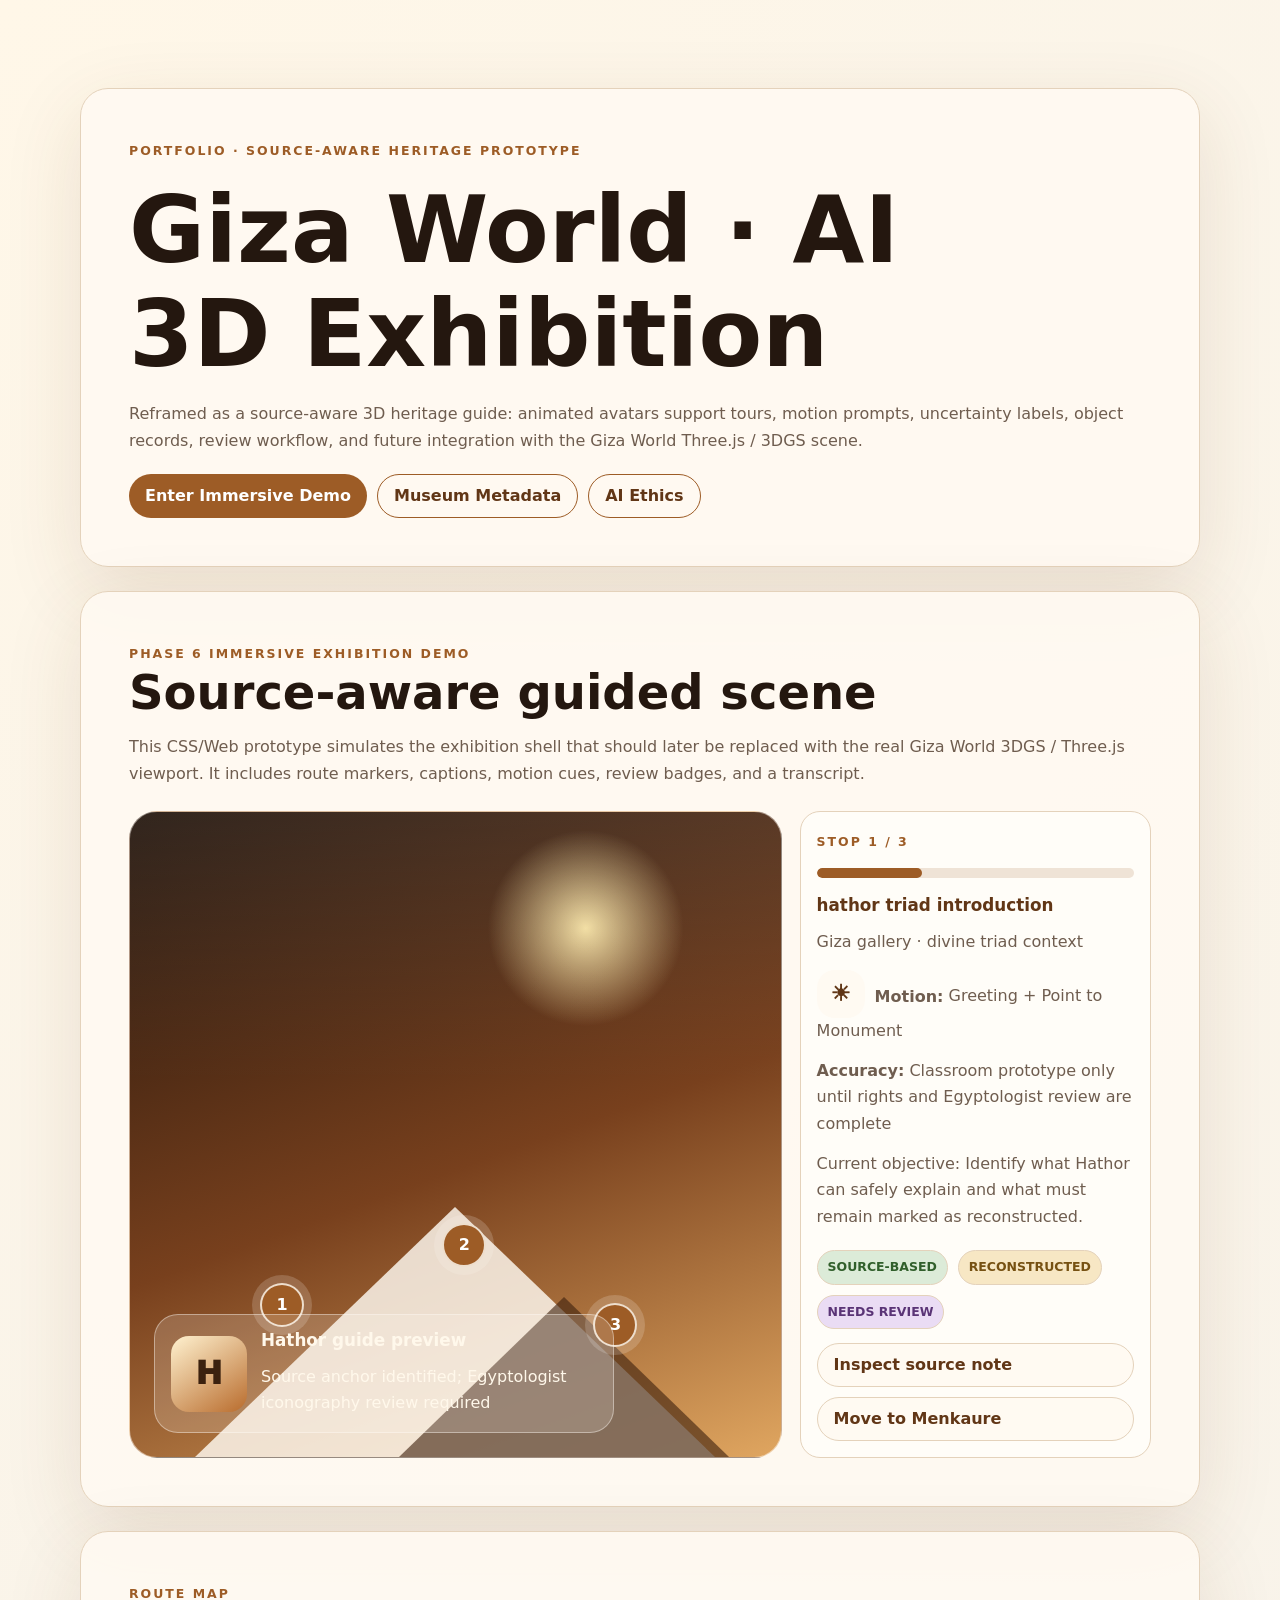
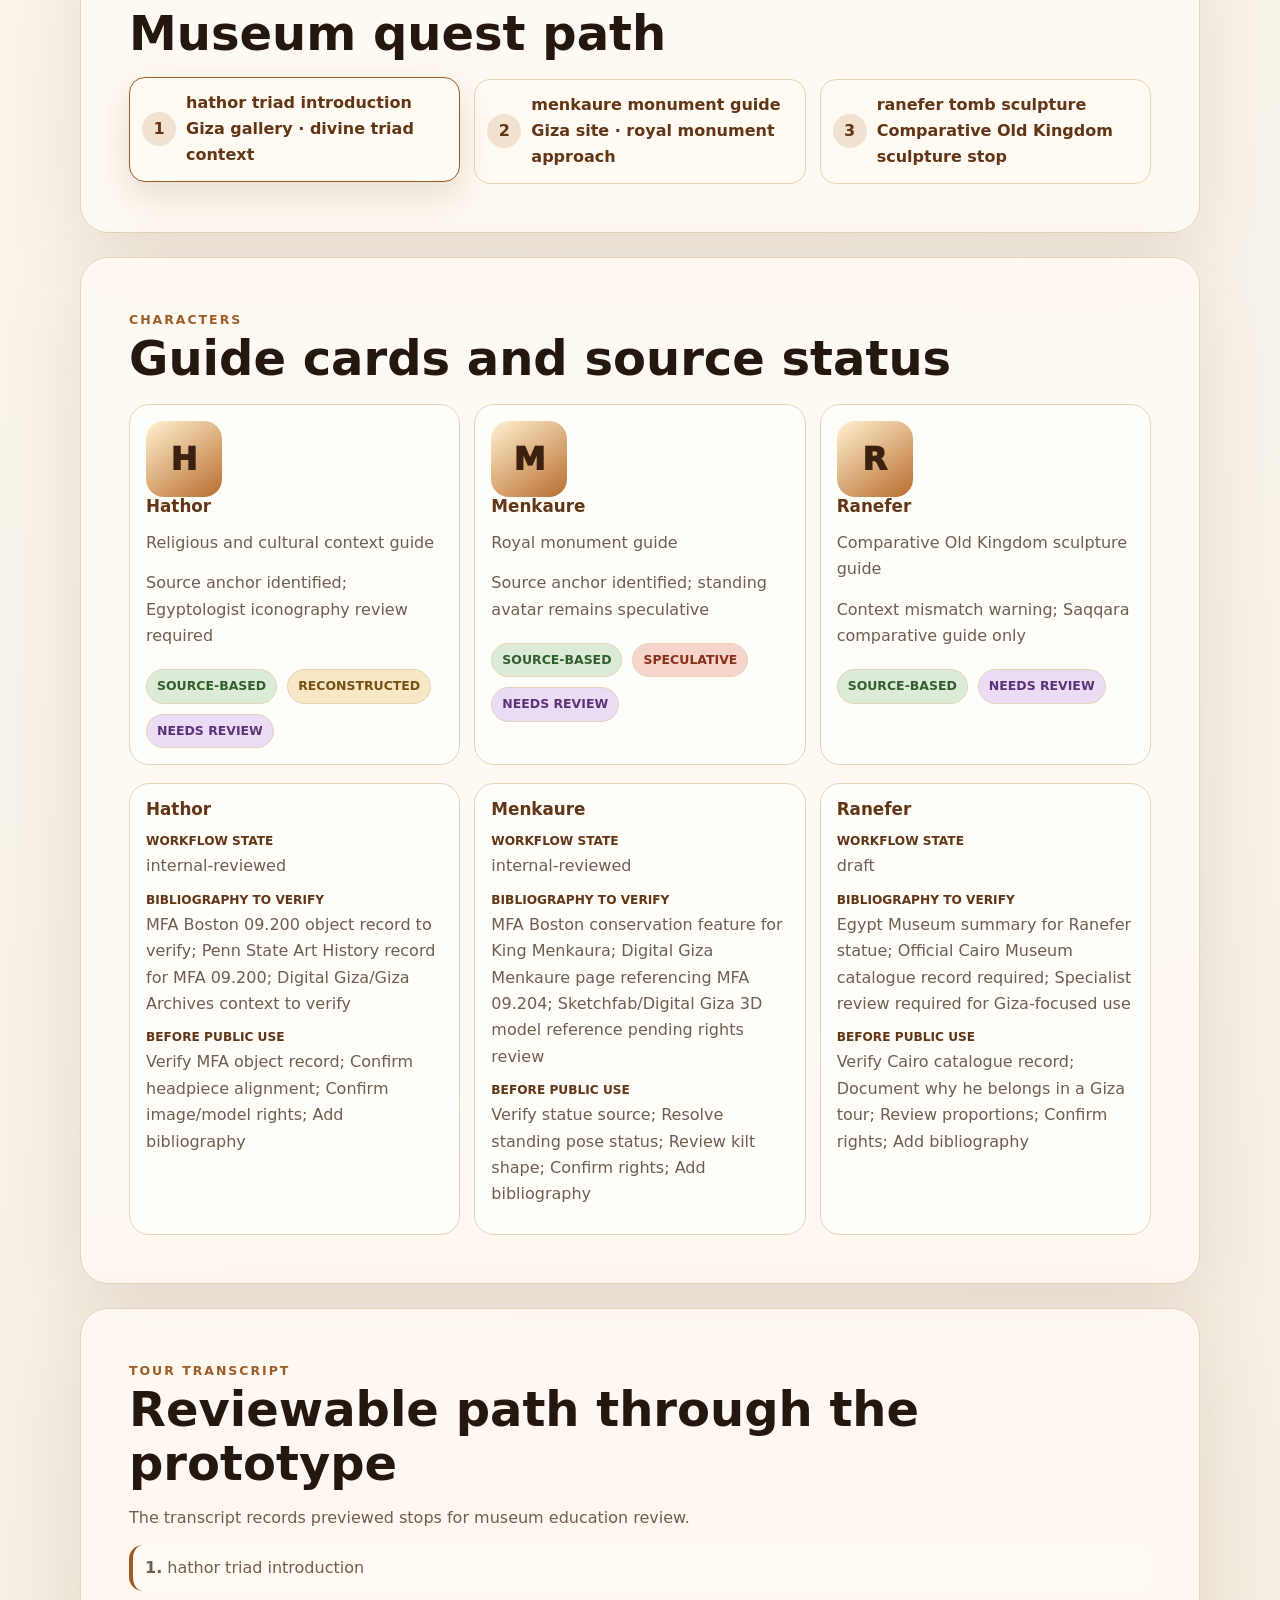
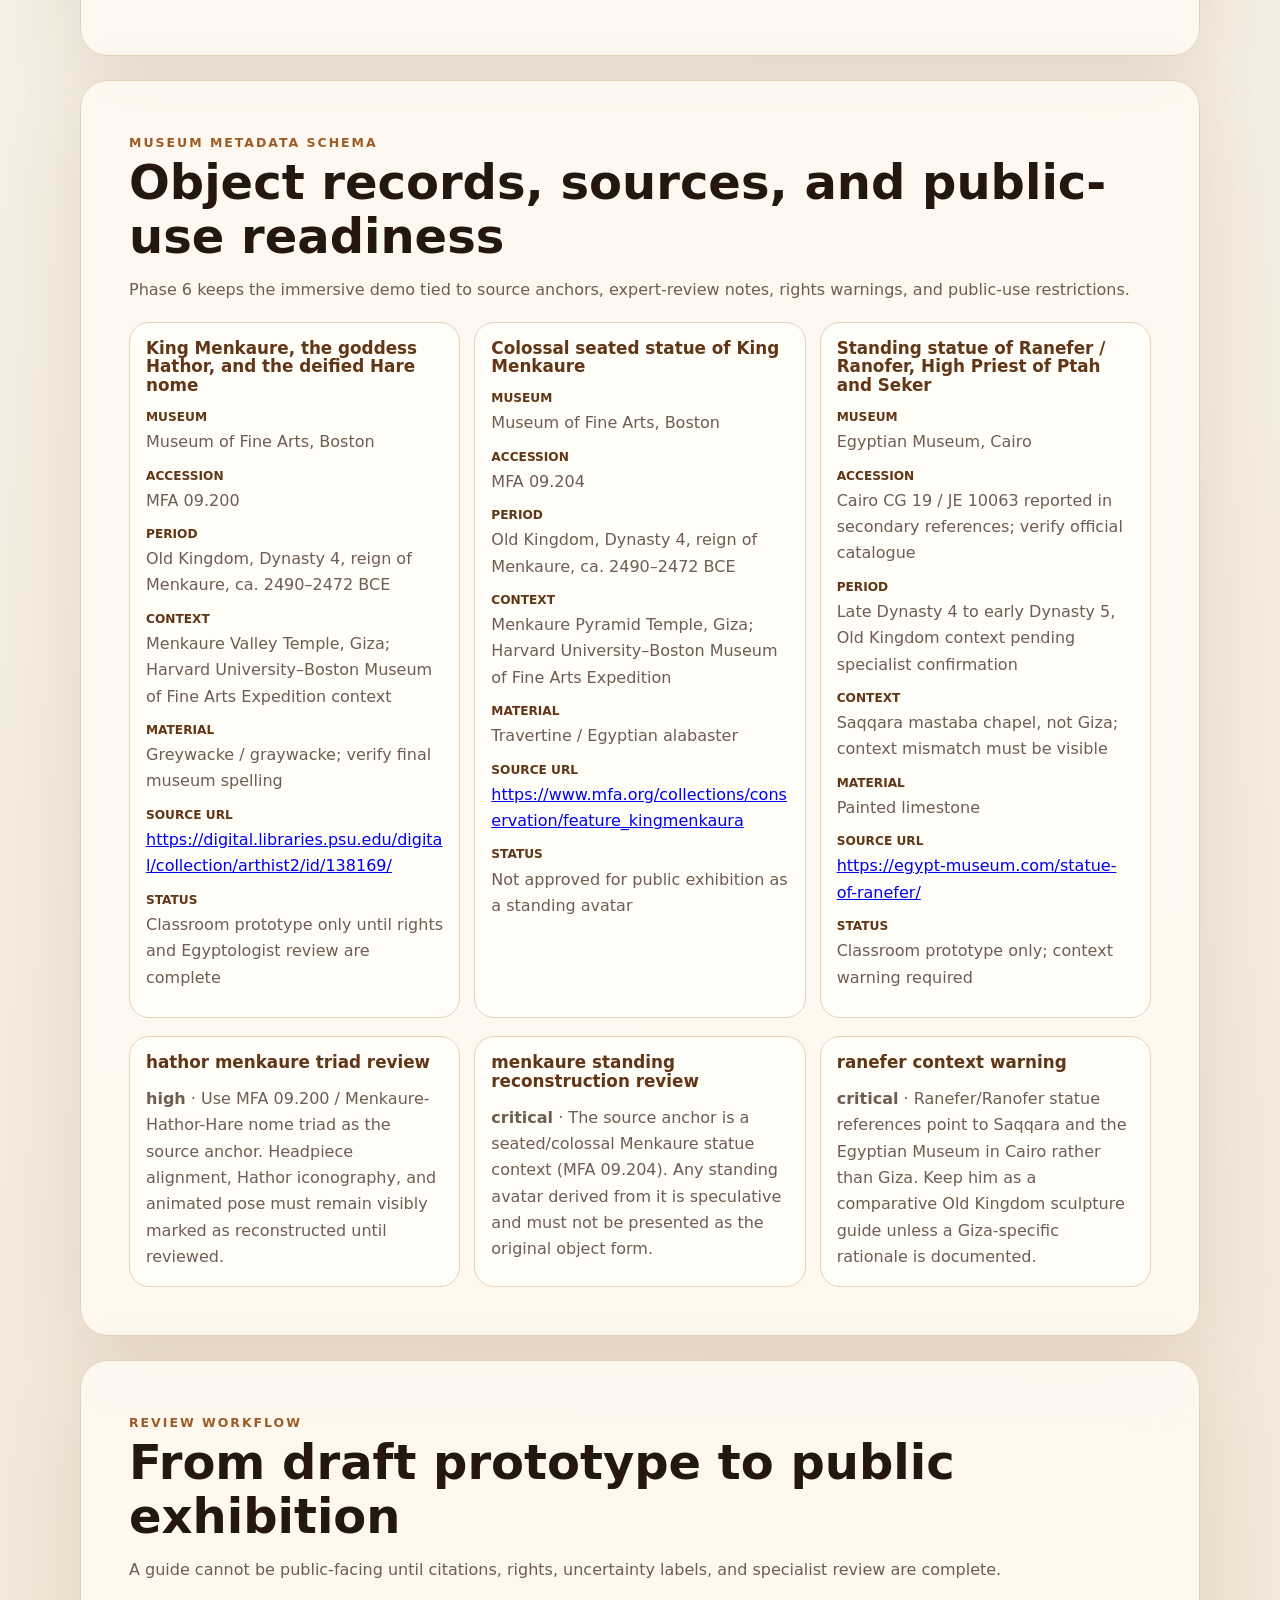
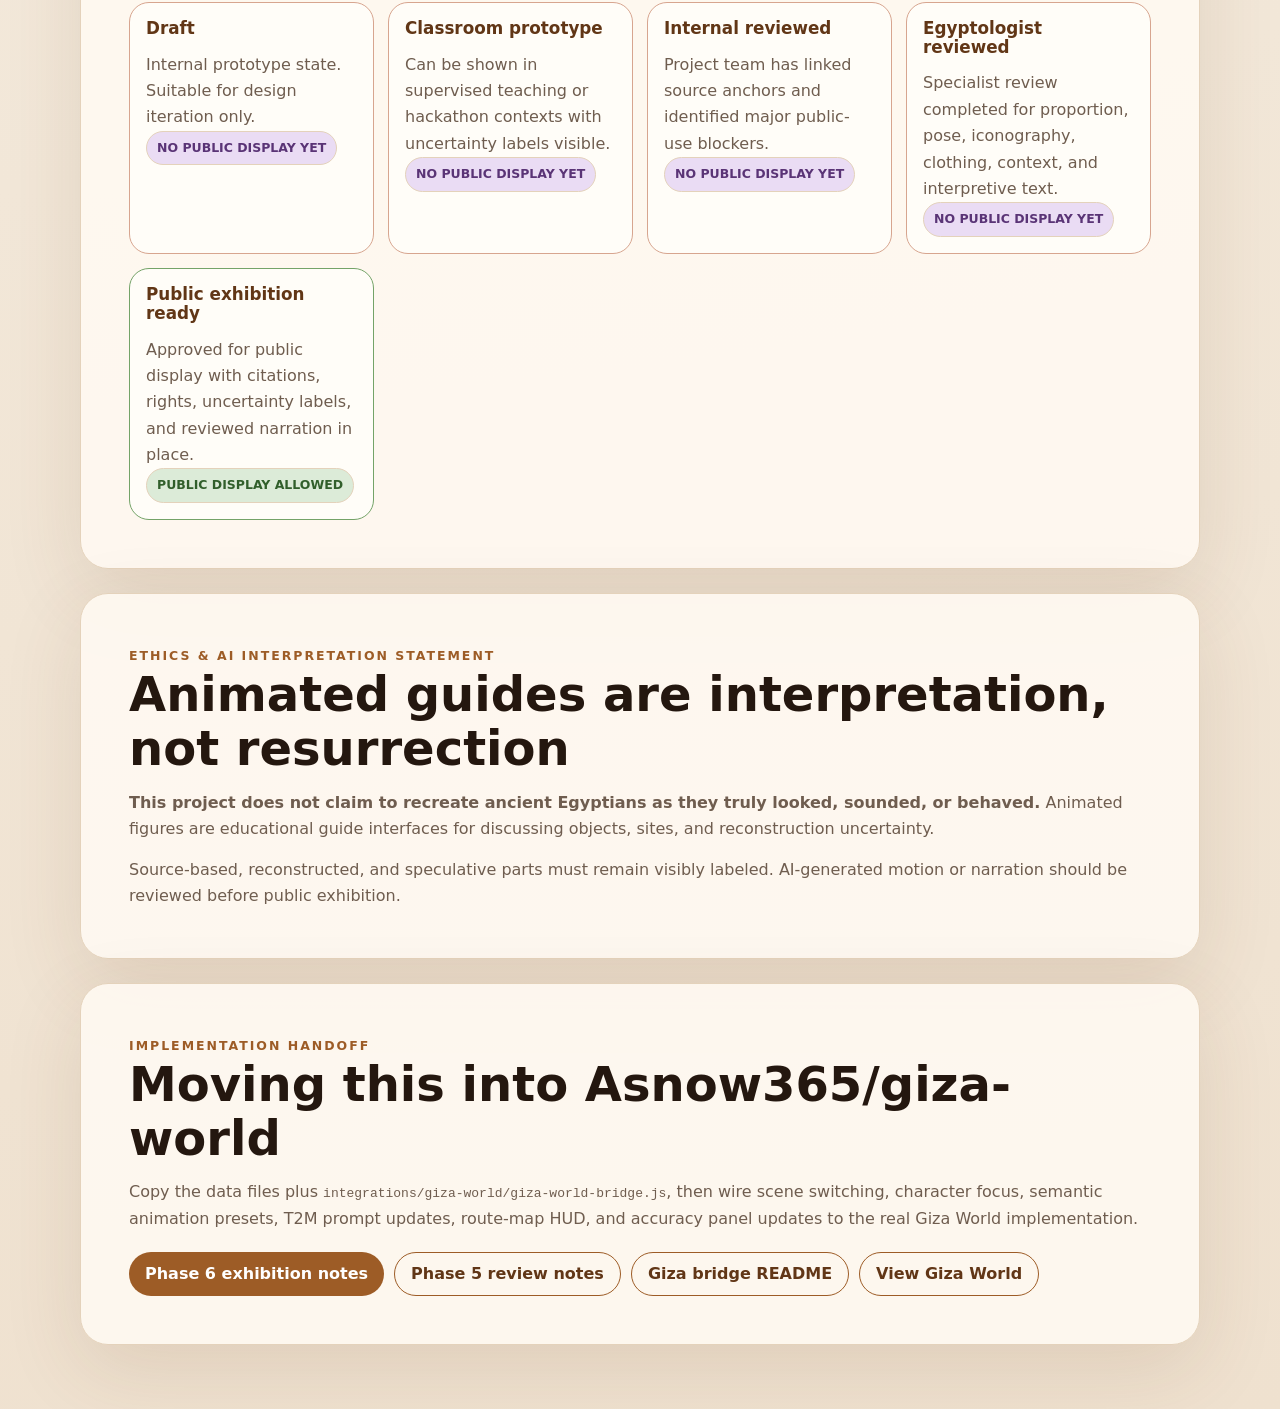
<file: ai-studio.html>
<!DOCTYPE html>
<html lang="en">
<head>
  <meta charset="UTF-8">
  <meta name="viewport" content="width=device-width, initial-scale=1.0">
  <title>Xue Mi · Giza World Portfolio</title>
  <link rel="stylesheet" href="styles.css">
</head>
<body>
  <main>
    <section class="hero" aria-labelledby="page-title">
      <span class="eyebrow">Portfolio · source-aware heritage prototype</span>
      <h1 id="page-title">Giza World · AI 3D Exhibition</h1>
      <p>Reframed as a source-aware 3D heritage guide: animated avatars support tours, motion prompts, uncertainty labels, object records, review workflow, and future integration with the Giza World Three.js / 3DGS scene.</p>
      <div class="actions">
        <a href="#immersive-demo">Enter Immersive Demo</a>
        <a class="secondary" href="#metadata">Museum Metadata</a>
        <a class="secondary" href="#ethics">AI Ethics</a>
      </div>
    </section>

    <section id="immersive-demo" class="immersive-shell" aria-labelledby="immersive-title">
      <div>
        <span class="eyebrow">Phase 6 immersive exhibition demo</span>
        <h2 id="immersive-title">Source-aware guided scene</h2>
        <p>This CSS/Web prototype simulates the exhibition shell that should later be replaced with the real Giza World 3DGS / Three.js viewport. It includes route markers, captions, motion cues, review badges, and a transcript.</p>
      </div>
      <div class="immersive-grid">
        <div class="viewport" aria-live="polite">
          <div class="sky"></div>
          <div class="pyramid pyramid-large"></div>
          <div class="pyramid pyramid-small"></div>
          <button class="hotspot hotspot-a" type="button" data-hotspot="0">1</button>
          <button class="hotspot hotspot-b" type="button" data-hotspot="1">2</button>
          <button class="hotspot hotspot-c" type="button" data-hotspot="2">3</button>
          <div class="npc-card">
            <span id="npc-avatar" class="avatar">H</span>
            <div>
              <h3 id="npc-name">Hathor guide preview</h3>
              <p id="npc-line">Loading guide line…</p>
            </div>
          </div>
        </div>
        <aside class="hud-panel">
          <span id="tour-step" class="eyebrow">Stop 1 / 3</span>
          <div class="progress-track"><div id="tour-progress" class="progress-fill"></div></div>
          <h3 id="tour-name">Loading tour</h3>
          <p id="scene-location"></p>
          <p><span id="motion-icon" class="motion-icon">☀</span><strong>Motion:</strong> <span id="tour-motion"></span></p>
          <p><strong>Accuracy:</strong> <span id="tour-accuracy"></span></p>
          <p id="current-objective"></p>
          <div id="tour-badges" class="badge-row"></div>
          <div id="tour-choices" class="choice-list"></div>
        </aside>
      </div>
    </section>

    <section class="card" aria-labelledby="route-title">
      <span class="eyebrow">Route map</span>
      <h2 id="route-title">Museum quest path</h2>
      <div id="route-nodes" class="route-grid"></div>
    </section>

    <section class="card" aria-labelledby="characters-title">
      <span class="eyebrow">Characters</span>
      <h2 id="characters-title">Guide cards and source status</h2>
      <div id="character-roster" class="card-grid"></div>
      <div id="source-grid" class="card-grid"></div>
    </section>

    <section class="card" aria-labelledby="transcript-title">
      <span class="eyebrow">Tour transcript</span>
      <h2 id="transcript-title">Reviewable path through the prototype</h2>
      <p>The transcript records previewed stops for museum education review.</p>
      <ul id="tour-transcript" class="transcript-list"></ul>
    </section>

    <section id="metadata" class="card" aria-labelledby="metadata-title">
      <span class="eyebrow">Museum metadata schema</span>
      <h2 id="metadata-title">Object records, sources, and public-use readiness</h2>
      <p>Phase 6 keeps the immersive demo tied to source anchors, expert-review notes, rights warnings, and public-use restrictions.</p>
      <div id="metadata-grid" class="card-grid"></div>
      <div id="review-notes" class="card-grid"></div>
    </section>

    <section class="card" aria-labelledby="workflow-title">
      <span class="eyebrow">Review workflow</span>
      <h2 id="workflow-title">From draft prototype to public exhibition</h2>
      <p>A guide cannot be public-facing until citations, rights, uncertainty labels, and specialist review are complete.</p>
      <div id="workflow-grid" class="card-grid"></div>
    </section>

    <section id="ethics" class="card" aria-labelledby="ethics-title">
      <span class="eyebrow">Ethics & AI interpretation statement</span>
      <h2 id="ethics-title">Animated guides are interpretation, not resurrection</h2>
      <p><strong>This project does not claim to recreate ancient Egyptians as they truly looked, sounded, or behaved.</strong> Animated figures are educational guide interfaces for discussing objects, sites, and reconstruction uncertainty.</p>
      <p>Source-based, reconstructed, and speculative parts must remain visibly labeled. AI-generated motion or narration should be reviewed before public exhibition.</p>
    </section>

    <section class="card" aria-labelledby="handoff-title">
      <span class="eyebrow">Implementation handoff</span>
      <h2 id="handoff-title">Moving this into Asnow365/giza-world</h2>
      <p>Copy the data files plus <code>integrations/giza-world/giza-world-bridge.js</code>, then wire scene switching, character focus, semantic animation presets, T2M prompt updates, route-map HUD, and accuracy panel updates to the real Giza World implementation.</p>
      <div class="actions">
        <a href="docs/giza_world_phase6_exhibition.md">Phase 6 exhibition notes</a>
        <a class="secondary" href="docs/giza_world_phase5_review.md">Phase 5 review notes</a>
        <a class="secondary" href="integrations/giza-world/README.md">Giza bridge README</a>
        <a class="secondary" href="https://github.com/Asnow365/giza-world">View Giza World</a>
      </div>
    </section>
  </main>

  <script type="module" src="src/app.js"></script>
</body>
</html>
</file>
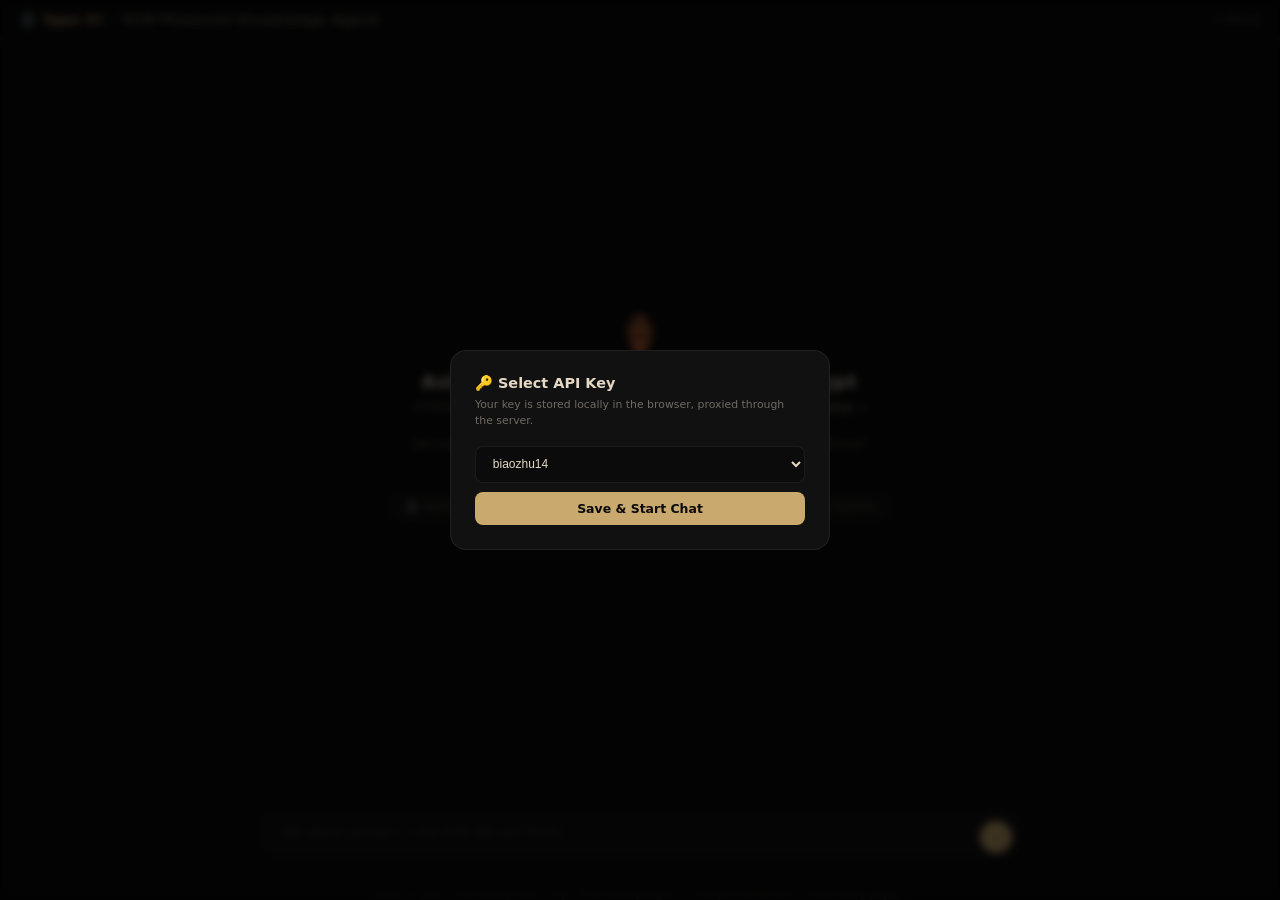
<file: type-it.html>
<!DOCTYPE html>
<html lang="en">
<head>
  <meta charset="UTF-8" />
  <meta name="viewport" content="width=device-width, initial-scale=1.0" />
  <title>Type it! · Ancient Egyptian Knowledge Agent</title>
  <style>
    :root {
      --bg: #0a0a0a; --surface: #111; --border: rgba(229,217,197,.08);
      --text: #e5d9c5; --muted: rgba(229,217,197,.45); --accent: #c9a96e;
      --accent-glow: rgba(201,169,110,.15); --user-bubble: rgba(201,169,110,.1);
    }
    * { margin:0; padding:0; box-sizing:border-box; }
    body {
      font-family: 'Inter', system-ui, -apple-system, 'PingFang SC', 'Microsoft YaHei', sans-serif;
      background: var(--bg); color: var(--text);
      height: 100dvh; display: flex; flex-direction: column; overflow: hidden;
    }
    .topbar {
      display: flex; align-items: center; justify-content: space-between;
      padding: 12px 20px; border-bottom: 1px solid var(--border); flex-shrink: 0;
    }
    .topbar .brand { font-size: .8rem; font-weight: 600; letter-spacing: .08em; color: var(--muted); }
    .topbar .brand span { color: var(--accent); }
    .topbar a { font-size: .7rem; color: var(--muted); text-decoration: none; }
    .topbar a:hover { color: var(--text); }

    .chat {
      flex:1; overflow-y:auto; padding: 24px 16px;
      display: flex; flex-direction: column; gap: 20px; scroll-behavior: smooth;
    }
    .chat::-webkit-scrollbar { width: 3px; }
    .chat::-webkit-scrollbar-thumb { background: rgba(229,217,197,.08); }

    .welcome {
      text-align: center; padding: 30px 20px; flex:1;
      display: flex; flex-direction: column; align-items: center; justify-content: center; min-height: 250px;
    }
    .welcome-icon { font-size: 2.4rem; margin-bottom: 14px; opacity: .8; }
    .welcome h2 { font-size: 1.1rem; font-weight: 600; letter-spacing: .1em; margin-bottom: 6px; }
    .welcome p { font-size: .72rem; color: var(--muted); max-width: 460px; line-height: 1.6; }
    .welcome-suggestions { display: flex; flex-wrap: wrap; gap: 8px; margin-top: 20px; justify-content: center; }
    .welcome-suggestions button {
      padding: .45rem 1rem; font-size: .68rem; letter-spacing: .03em;
      background: rgba(229,217,197,.04); border: 1px solid var(--border);
      border-radius: 999px; color: var(--muted); cursor: pointer; transition: all .25s; font-family: inherit;
    }
    .welcome-suggestions button:hover { background: var(--accent-glow); border-color: var(--accent); color: var(--text); }

    .msg { display: flex; gap: 12px; max-width: 760px; width: 100%; margin: 0 auto; animation: fadeIn .3s ease; }
    @keyframes fadeIn { from{opacity:0;transform:translateY(4px)} to{opacity:1;transform:translateY(0)} }
    .msg.user { flex-direction: row-reverse; }
    .msg-avatar { width: 28px; height: 28px; border-radius: 50%; flex-shrink: 0; display: flex; align-items: center; justify-content: center; font-size: .8rem; }
    .msg.assistant .msg-avatar { background: rgba(201,169,110,.15); color: var(--accent); }
    .msg.user .msg-avatar { background: rgba(229,217,197,.08); color: var(--muted); }
    .msg-body { max-width: 85%; }
    .msg-content {
      padding: .7rem 1rem; border-radius: 14px; font-size: .82rem; line-height: 1.7; word-break: break-word;
    }
    .msg.assistant .msg-content { background: var(--surface); border: 1px solid var(--border); }
    .msg.user .msg-content { background: var(--user-bubble); border: 1px solid rgba(201,169,110,.2); }
    .msg-content p { margin-bottom: .4rem; }
    .msg-content p:last-child { margin-bottom: 0; }
    .msg-content code { background: rgba(229,217,197,.06); padding: 1px 5px; border-radius: 3px; font-size: .76rem; }
    .msg-content strong { color: var(--accent); }

    /* Photo cards in chat */
    .photo-grid {
      display: grid; grid-template-columns: repeat(auto-fill, minmax(140px, 1fr));
      gap: 8px; margin-top: .5rem;
    }
    .photo-card {
      border: 1px solid var(--border); border-radius: 10px; overflow: hidden;
      background: rgba(0,0,0,.3); cursor: pointer; transition: all .3s;
    }
    .photo-card:hover { border-color: var(--accent); transform: translateY(-2px); }
    .photo-card img { width: 100%; height: 100px; object-fit: cover; display: block; }
    .photo-card .label {
      padding: .3rem .5rem; font-size: .6rem; color: var(--muted);
      white-space: nowrap; overflow: hidden; text-overflow: ellipsis;
    }

    /* Lightbox */
    .lightbox {
      position: fixed; inset: 0; z-index: 200; background: rgba(0,0,0,.92);
      display: flex; align-items: center; justify-content: center; cursor: pointer;
    }
    .lightbox img { max-width: 92vw; max-height: 92vh; object-fit: contain; border-radius: 4px; }
    .lightbox .close { position: absolute; top: 16px; right: 20px; font-size: 1.5rem; color: var(--text); cursor: pointer; }

    .typing { display: flex; gap: 4px; padding: .3rem 0; }
    .typing span { width: 5px; height: 5px; border-radius: 50%; background: var(--accent); animation: bounce 1.2s infinite; }
    .typing span:nth-child(2) { animation-delay: .15s; }
    .typing span:nth-child(3) { animation-delay: .3s; }
    @keyframes bounce { 0%,60%,100%{opacity:.2;transform:translateY(0)} 30%{opacity:1;transform:translateY(-3px)} }

    /* VLM status indicator */
    .vlm-badge {
      display: inline-block; padding: 2px 8px; border-radius: 4px;
      font-size: .6rem; background: rgba(201,169,110,.15); color: var(--accent);
      margin-right: 6px; vertical-align: middle;
    }
    .searching-indicator {
      text-align: center; padding: 8px; font-size: .65rem; color: var(--muted);
    }

    .input-area { padding: 16px 20px 20px; flex-shrink: 0; display: flex; justify-content: center; }
    .input-wrap { max-width: 760px; width: 100%; position: relative; }
    .input-wrap textarea {
      width: 100%; padding: .75rem 3rem .75rem 1.2rem;
      background: var(--surface); border: 1px solid var(--border);
      border-radius: 16px; color: var(--text); font-family: inherit;
      font-size: .82rem; line-height: 1.5; resize: none;
      outline: none; transition: all .3s; min-height: 48px; max-height: 160px;
    }
    .input-wrap textarea:focus { border-color: var(--accent); box-shadow: 0 0 0 3px var(--accent-glow); }
    .input-wrap textarea::placeholder { color: rgba(229,217,197,.2); }
    .input-wrap button {
      position: absolute; right: 8px; bottom: 8px;
      width: 32px; height: 32px; border-radius: 50%;
      background: var(--accent); border: none; color: #0a0a0a;
      font-size: .9rem; cursor: pointer; transition: all .2s;
      display: flex; align-items: center; justify-content: center;
    }
    .input-wrap button:hover { opacity: .85; transform: scale(1.05); }
    .input-wrap button:disabled { opacity: .3; cursor: not-allowed; transform: none; }
    .input-hint { text-align: center; font-size: .6rem; color: rgba(229,217,197,.15); margin-top: 8px; letter-spacing: .04em; }

    .modal-overlay { position: fixed; inset:0; z-index:100; background:rgba(0,0,0,.7); display:flex; align-items:center; justify-content:center; backdrop-filter:blur(4px); }
    .modal-overlay.hidden { display:none; }
    .modal { background:var(--surface); border:1px solid var(--border); border-radius:16px; padding:1.5rem; max-width:380px; width:90%; }
    .modal h3 { font-size:.9rem; margin-bottom:.3rem; }
    .modal p { font-size:.68rem; color:var(--muted); margin-bottom:1rem; line-height:1.5; }
    .modal select, .modal input { width:100%; padding:.6rem .8rem; background:rgba(0,0,0,.3); border:1px solid var(--border); border-radius:8px; color:var(--text); font-size:.75rem; outline:none; margin-bottom:.6rem; }
    .modal select:focus, .modal input:focus { border-color:var(--accent); }
    .modal button { width:100%; padding:.55rem; background:var(--accent); border:none; border-radius:8px; color:#0a0a0a; font-weight:600; font-size:.78rem; cursor:pointer; font-family:inherit; }
  </style>
</head>
<body>

<div class="topbar">
  <div class="brand">🏛️ <span>Type it!</span> · VLM-Powered Knowledge Agent</div>
  <a href="v3.html">← Home</a>
</div>

<div class="chat" id="chat">
  <div class="welcome" id="welcome">
    <div class="welcome-icon">🏺</div>
    <h2>Ask me anything about Ancient Egypt</h2>
    <p>G7050—G7070 tomb archives · 171 photos · <strong>Knowledge + Photo Display + VLM</strong><br>Ask anything about ancient Egypt. Try "read the inscriptions on the architrave" for AI vision analysis.</p>
    <div class="welcome-suggestions">
      <button onclick="ask('Show me the G7070 sarcophagus photos')">🪦 Sarcophagus</button>
      <button onclick="ask('What are the architrave inscriptions? Read and analyze them')">🏛️ Architrave</button>
      <button onclick="ask('Show the G7070 site maps')">🗺️ Site Maps</button>
      <button onclick="ask('What is the source of the Hathor triad?')">📖 Hathor Source</button>
    </div>
  </div>
</div>

<div class="input-area">
  <div class="input-wrap">
    <textarea id="input" placeholder="Ask about photos — the VLM will see them..." rows="1" onkeydown="if(event.key==='Enter'&&!event.shiftKey){event.preventDefault();send()}"></textarea>
    <button id="sendBtn" onclick="send()">↑</button>
  </div>
</div>
<div class="input-hint">Enter to send · VLM sees photos · Try: "Show sarcophagus" / "Analyze architrave" / "Read diary pages"</div>

<div class="modal-overlay" id="keyModal">
  <div class="modal">
    <h3>🔑 Select API Key</h3>
    <p>Your key is stored locally in the browser, proxied through the server.</p>
    <select id="keySelect" onchange="onKeySelect()">
      <option value="">-- Select Preset Key --</option>
      <option value="sk-0wCTSgMWnJt176jdit5I8XdBISsXL8yb7W1rMChrlqWClGKT">biaozhu19</option>
      <option value="sk-1ysUsSm5RvUjqxWOD4EpOi7e2rT1I24LDLzaaI3VRPTyws6H">biaozhu18</option>
      <option value="sk-FBGlZ4auMPekixUjWH8owkNmvFQkMMbooRsHOW2ANc7mtsTH">biaozhu17</option>
      <option value="sk-7QyRl0mpMvYEaQHA84F9v0vjfoobXgUsRkZq6ToHLw9mtPeF" selected>biaozhu14</option>
      <option value="__custom__">✍️ Enter manually...</option>
    </select>
    <input type="password" id="apiKeyInput" placeholder="sk-…" style="display:none;">
    <button onclick="saveKey()">Save &amp; Start Chat</button>
  </div>
</div>

<script>
const chat = document.getElementById('chat'), input = document.getElementById('input');
const sendBtn = document.getElementById('sendBtn'), welcome = document.getElementById('welcome');
const keyModal = document.getElementById('keyModal');
let messages = [], isLoading = false;

// ── Environment ──
const isGH = window.location.hostname === 'asnow365.github.io';
const API_URL = isGH ? 'https://cloud.hongqiye.com/v1/messages' : '/api/chat';
const ARCHIVE_BASE = isGH ? 'https://asnow365.github.io/giza-world/archive' : (window.location.origin + '/archive');

// ── Key ──
function getKey() { return localStorage.getItem('giza_anthropic_key') || ''; }
function onKeySelect() {
  const sel = document.getElementById('keySelect'), inp = document.getElementById('apiKeyInput');
  inp.style.display = sel.value === '__custom__' ? 'block' : 'none';
}
function saveKey() {
  const sel = document.getElementById('keySelect'), inp = document.getElementById('apiKeyInput');
  const val = sel.value === '__custom__' ? inp.value.trim() : sel.value;
  if (!val) return;
  localStorage.setItem('giza_anthropic_key', val);
  keyModal.classList.add('hidden'); input.focus();
}
if (!getKey()) { keyModal.classList.remove('hidden'); }

// ── System prompt — AI decides what to say and which photos to show ──
const SYSTEM = `You are an Egyptologist with full access to the G7050, G7060, and G7070 tomb excavation archives. These archives contain 172 primary-source photographs, maps, manuscripts, and expedition diaries from the Giza plateau.

You can browse and display any photo from the archive at will. When you want to show a photo to the user, use this format:

\`\`\`photos
[Brief description](${ARCHIVE_BASE}/G%207070%20Files/G%207070%20Photos/Sarcophagus/A5133_NS.jpg)
\`\`\`

## Your Archive Database
### G 7070 (Menkaure)
- Photos (26 total): A3697P_ann_NS, A4220P_ann_NS, A4237_NS, A4284_NS, A4919_NS, A4920_NS, AAW1200, B5908_NS, B5909_NS, PDM_1993.068.16, PDM_1993.068.17, PDM_1993.130.01, PDM_1993.131.25
- Sarcophagus (8): A5133_NS, A5134_NS, EG022547, EG022558, PDM_00395–00399
- Architrave (5): A4227_NS, A4917_NS, A4918_NS, EG020397, EG020399
- Maps & Plans (18): EG000588, EG002032, EG002884, EG016342, EG016344–016347, EG020395–020396, EG020400–020402, EG020406, EG021327, EG022467, EG025477, EG025562
- Unpublished Manuscripts (4): UM1980–UM1982, UM2342
- Expedition Diaries (2): ED25_04_307, ED26_01_151

### G 7060
- Photos (49), inc. Sarcophagus (AAW1981–1988, A5132_NS, EG016340, EG022562), Architrave (A4937_NS, A4937P_ann_NS, A7706–7707_NS, B6503–6504_NS, EG020399–020415), Wall Reliefs (A4938_NS, A4946_NS, A7705_NS, A8314_NS, B6502–6513_NS, EG025500)
- Maps & Plans (16): EG000588, EG015347, EG016338–016342, EG020403–020416, EG021327, EG022488, EG022745, EG025500
- Expedition Diaries (7), Unpublished Manuscripts (15)

### G 7050
- Photos (9): A3697P_ann_NS, A4247_NS, A4283_NS, A5243_NS, A5290P_ann_NS, B5898_NS, PDM_1993.068.20–068.21, PDM_1993.130.01
- Maps & Plans (11)
- Expedition Diaries (8), Unpublished Manuscripts (6)

## URL Pattern
Photos: ${ARCHIVE_BASE}/G%20XXXX%20Files/G%20XXXX%20Photos/[category]/[filename].jpg
Maps: ${ARCHIVE_BASE}/G%20XXXX%20Files/G%20XXXX%20Maps%20and%20Plans/[filename].jpg
Diaries: ${ARCHIVE_BASE}/G%20XXXX%20Files/Expedition%20Diary%20Pages/[filename].jpg
Manuscripts: ${ARCHIVE_BASE}/G%20XXXX%20Files/Unpublished%20Manuscripts/[filename].jpg

## How to Work
1. You are the expert — decide freely: answer from knowledge, browse the archive, show photos, or any combination
2. Make responses richly illustrated — whenever a photo, map, or manuscript can enhance your answer, show it
3. Use the exact \`\`\`photos format with correct archive paths from the index above
4. Cite specific MFA catalog numbers and archive filenames
5. Answer in English with precise Egyptological terminology`;

// ── Render ──
function render() {
  document.querySelectorAll('.msg').forEach(e => e.remove());
  if (welcome) welcome.style.display = messages.length === 0 && !isLoading ? '' : 'none';
  messages.forEach(m => {
    const div = document.createElement('div');
    div.className = `msg ${m.role}`;
    div.innerHTML = `
      <div class="msg-avatar">${m.role === 'assistant' ? '🏺' : '👤'}</div>
      <div class="msg-body">
        <div class="msg-content">${formatContent(m.content)}</div>
        ${m.photos ? renderPhotos(m.photos) : ''}
      </div>`;
    chat.appendChild(div);
  });
  if (isLoading) {
    const div = document.createElement('div');
    div.className = 'msg assistant';
    div.innerHTML = '<div class="msg-avatar">🏺</div><div class="msg-body"><div class="msg-content"><div class="typing"><span></span><span></span><span></span></div></div></div>';
    chat.appendChild(div);
  }
  chat.scrollTop = chat.scrollHeight;
}

function renderPhotos(photos) {
  return `<div class="photo-grid">${photos.map(p => {
    const url = p.url.replace(/ /g, '%20');
    return `<div class="photo-card" onclick="openLightbox('${url}')">
      <img src="${url}" alt="${p.label}" loading="lazy" onerror="this.parentElement.style.display='none'">
      <div class="label">${p.label}</div>
    </div>`;
  }).join('')}</div>`;
}

function formatContent(text) {
  return text
    .replace(/&/g,'&amp;').replace(/</g,'&lt;').replace(/>/g,'&gt;')
    .replace(/\*\*(.+?)\*\*/g,'<strong>$1</strong>')
    .replace(/```photos\n?([\s\S]*?)```/g, '')
    .replace(/\n\n/g,'</p><p>').replace(/\n/g,'<br>')
    .replace(/`([^`]+)`/g,'<code>$1</code>');
}

function extractPhotos(text) {
  const match = text.match(/```photos\n?([\s\S]*?)```/);
  if (!match) return [];
  const photos = [];
  const re = /\[(.+?)\]\((.+?\/archive\/.+?)\)/g;
  let m;
  while ((m = re.exec(match[1])) !== null) photos.push({ label: m[1], url: m[2] });
  return photos;
}

function openLightbox(url) {
  const lb = document.createElement('div');
  lb.className = 'lightbox';
  lb.innerHTML = '<span class="close">&times;</span><img src="' + url + '">';
  lb.onclick = () => lb.remove();
  document.body.appendChild(lb);
}

// ── Send ──
async function send() {
  const text = input.value.trim();
  if (!text || isLoading) return;
  const key = getKey();
  if (!key) { keyModal.classList.remove('hidden'); return; }

  input.value = ''; input.style.height = 'auto';
  messages.push({ role: 'user', content: text });
  isLoading = true; sendBtn.disabled = true;
  render();

  const apiMessages = [{ role: 'system', content: SYSTEM }, ...messages.slice(-20)];

  try {
    const resp = await fetch(API_URL, {
      method: 'POST',
      headers: { 'Content-Type': 'application/json', 'x-api-key': key, 'anthropic-version': '2023-06-01' },
      body: JSON.stringify({ model: 'claude-sonnet-4-20250514', max_tokens: 4096, messages: apiMessages })
    });

    if (!resp.ok) { const err = await resp.json().catch(()=>({})); throw new Error(err.error || 'HTTP '+resp.status); }

    const data = await resp.json();
    const reply = data.content?.filter(c => c.type === 'text').map(c => c.text).join('\n') || '(no response)';
    const photos = extractPhotos(reply);

    messages.push({ role: 'assistant', content: reply, photos: photos.length > 0 ? photos : undefined });
  } catch (e) {
    messages.push({ role: 'assistant', content: `⚠️ Error：${e.message}` });
  }

  isLoading = false; sendBtn.disabled = false;
  render(); input.focus();
}

function ask(text) { input.value = text; send(); }

input.addEventListener('input', () => {
  input.style.height = 'auto';
  input.style.height = Math.min(input.scrollHeight, 160) + 'px';
});

render();
</script>
</body>
</html>
</file>
<file: styles.css>
:root {
  color-scheme: light;
  --bg: #f8f3ea;
  --card: #fffaf2;
  --ink: #24170f;
  --muted: #6f5d4f;
  --accent: #9d5c26;
  --accent-dark: #613616;
  --border: #e4d2bb;
}
* { box-sizing: border-box; }
body {
  margin: 0;
  font-family: Inter, ui-sans-serif, system-ui, -apple-system, BlinkMacSystemFont, "Segoe UI", sans-serif;
  background: radial-gradient(circle at top left, #fff7e8 0, var(--bg) 36%, #efe1cf 100%);
  color: var(--ink);
  line-height: 1.65;
}
main { width: min(1120px, calc(100% - 32px)); margin: 0 auto; padding: 64px 0; }
section { margin-top: 24px; }
.hero, .card, .immersive-shell {
  background: rgba(255, 250, 242, 0.9);
  border: 1px solid var(--border);
  border-radius: 28px;
  box-shadow: 0 24px 80px rgba(97, 54, 22, 0.12);
  padding: clamp(24px, 5vw, 48px);
}
.eyebrow { color: var(--accent); font-size: 0.78rem; font-weight: 850; letter-spacing: 0.16em; text-transform: uppercase; }
h1, h2, h3 { line-height: 1.12; margin: 0; }
h1 { max-width: 780px; margin-top: 16px; font-size: clamp(2.6rem, 8vw, 5.8rem); }
h2 { font-size: clamp(1.8rem, 4vw, 3rem); }
h3 { font-size: 1.05rem; color: var(--accent-dark); }
p { color: var(--muted); margin: 14px 0 0; }
a, button { font: inherit; }
.actions, .badge-row { display: flex; flex-wrap: wrap; gap: 10px; margin-top: 20px; }
.actions a, button {
  align-items: center;
  background: var(--accent);
  border: 0;
  border-radius: 999px;
  color: #fff;
  cursor: pointer;
  display: inline-flex;
  font-weight: 850;
  justify-content: center;
  min-height: 44px;
  padding: 0 16px;
  text-decoration: none;
}
.actions a.secondary, button.secondary { background: transparent; border: 1px solid var(--accent); color: var(--accent-dark); }
.immersive-grid { display: grid; grid-template-columns: minmax(0, 1.3fr) minmax(300px, 0.7fr); gap: 18px; margin-top: 24px; }
.viewport {
  background: radial-gradient(circle at 70% 18%, rgba(255, 236, 173, 0.92), transparent 14%), linear-gradient(160deg, #20130b 0%, #78401d 54%, #e0a660 100%);
  border: 1px solid rgba(255, 250, 242, 0.5);
  border-radius: 28px;
  min-height: 440px;
  overflow: hidden;
  position: relative;
  transform-style: preserve-3d;
}
.sky { position: absolute; inset: 0; background: linear-gradient(to bottom, rgba(255,255,255,.08), transparent 42%); }
.pyramid { bottom: 0; position: absolute; transform-style: preserve-3d; }
.pyramid::before { border-color: transparent transparent rgba(255,250,242,.82); border-style: solid; content: ""; display: block; }
.pyramid-large { left: 10%; } .pyramid-large::before { border-width: 0 260px 250px; }
.pyramid-small { right: 8%; } .pyramid-small::before { border-width: 0 165px 160px; border-bottom-color: rgba(64,34,16,.62); }
.hotspot { border: 2px solid rgba(255,250,242,.82); bottom: 130px; box-shadow: 0 0 0 8px rgba(255,250,242,.18); height: 44px; padding: 0; position: absolute; width: 44px; z-index: 2; }
.hotspot-a { left: 20%; } .hotspot-b { left: 48%; bottom: 190px; } .hotspot-c { right: 22%; bottom: 110px; }
.npc-card {
  align-items: center;
  background: rgba(255, 250, 242, 0.18);
  border: 1px solid rgba(255, 250, 242, 0.42);
  border-radius: 24px;
  bottom: 24px;
  color: #fff8eb;
  display: flex;
  gap: 14px;
  left: 24px;
  padding: 16px;
  position: absolute;
  width: min(460px, calc(100% - 48px));
  z-index: 3;
}
.npc-card h3, .npc-card p { color: #fff8eb; }
.avatar, .motion-icon {
  align-items: center;
  background: linear-gradient(145deg, #fff2d0, #b96c2d);
  border-radius: 18px;
  color: #3b210f;
  display: inline-flex;
  font-size: 2rem;
  font-weight: 950;
  height: 76px;
  justify-content: center;
  min-width: 76px;
}
.hud-panel, .route-node, .panel, .metadata-panel, .workflow-step, .character-card, .source-card {
  background: #fffdf8;
  border: 1px solid var(--border);
  border-radius: 20px;
  padding: 16px;
}
.motion-icon { background: #fffaf2; color: var(--accent-dark); font-size: 1.4rem; height: 48px; margin-right: 10px; min-width: 48px; width: 48px; }
.progress-track { background: rgba(157, 92, 38, 0.16); border-radius: 999px; height: 10px; margin: 14px 0 18px; overflow: hidden; }
.progress-fill { background: var(--accent); border-radius: inherit; height: 100%; transition: width 0.2s ease; width: 33.33%; }
.choice-list, .transcript-list { display: grid; gap: 10px; list-style: none; margin-top: 14px; padding: 0; }
.choice-list button, .route-node { background: #fffaf2; border: 1px solid var(--border); color: var(--accent-dark); justify-content: flex-start; text-align: left; width: 100%; }
.route-grid, .card-grid { display: grid; gap: 14px; grid-template-columns: repeat(auto-fit, minmax(240px, 1fr)); margin-top: 18px; }
.route-node { border-radius: 16px; display: grid; gap: 10px; grid-template-columns: auto 1fr; padding: 12px; }
.route-node.active, .character-card.active { border-color: var(--accent); box-shadow: 0 14px 34px rgba(97, 54, 22, 0.14); transform: translateY(-2px); }
.route-index { align-items: center; background: #f2e1cf; border-radius: 999px; color: var(--accent-dark); display: inline-flex; font-weight: 900; height: 34px; justify-content: center; width: 34px; }
.transcript-list li { background: #fffaf2; border-left: 4px solid var(--accent); border-radius: 14px; color: var(--muted); padding: 10px 12px; }
.badge { border: 1px solid var(--border); border-radius: 999px; display: inline-flex; font-size: 0.78rem; font-weight: 850; padding: 6px 10px; text-transform: uppercase; }
.badge.source { background: #dcebd8; color: #315f2b; }
.badge.reconstructed { background: #f7e7c4; color: #765112; }
.badge.speculative { background: #f5d4c9; color: #8a2f1a; }
.badge.review { background: #eadcf4; color: #5a3476; }
.character-card { color: var(--ink); display: block; min-height: auto; text-align: left; }
dl { margin: 12px 0 0; }
dt { color: var(--accent-dark); font-size: 0.76rem; font-weight: 850; text-transform: uppercase; }
dd { color: var(--muted); margin: 2px 0 10px; overflow-wrap: anywhere; }
.workflow-step[data-allowed="true"] { border-color: #74a368; }
.workflow-step[data-allowed="false"] { border-color: #d7a58f; }
@media (max-width: 780px) { .immersive-grid { grid-template-columns: 1fr; } .viewport { min-height: 360px; } }
</file>
